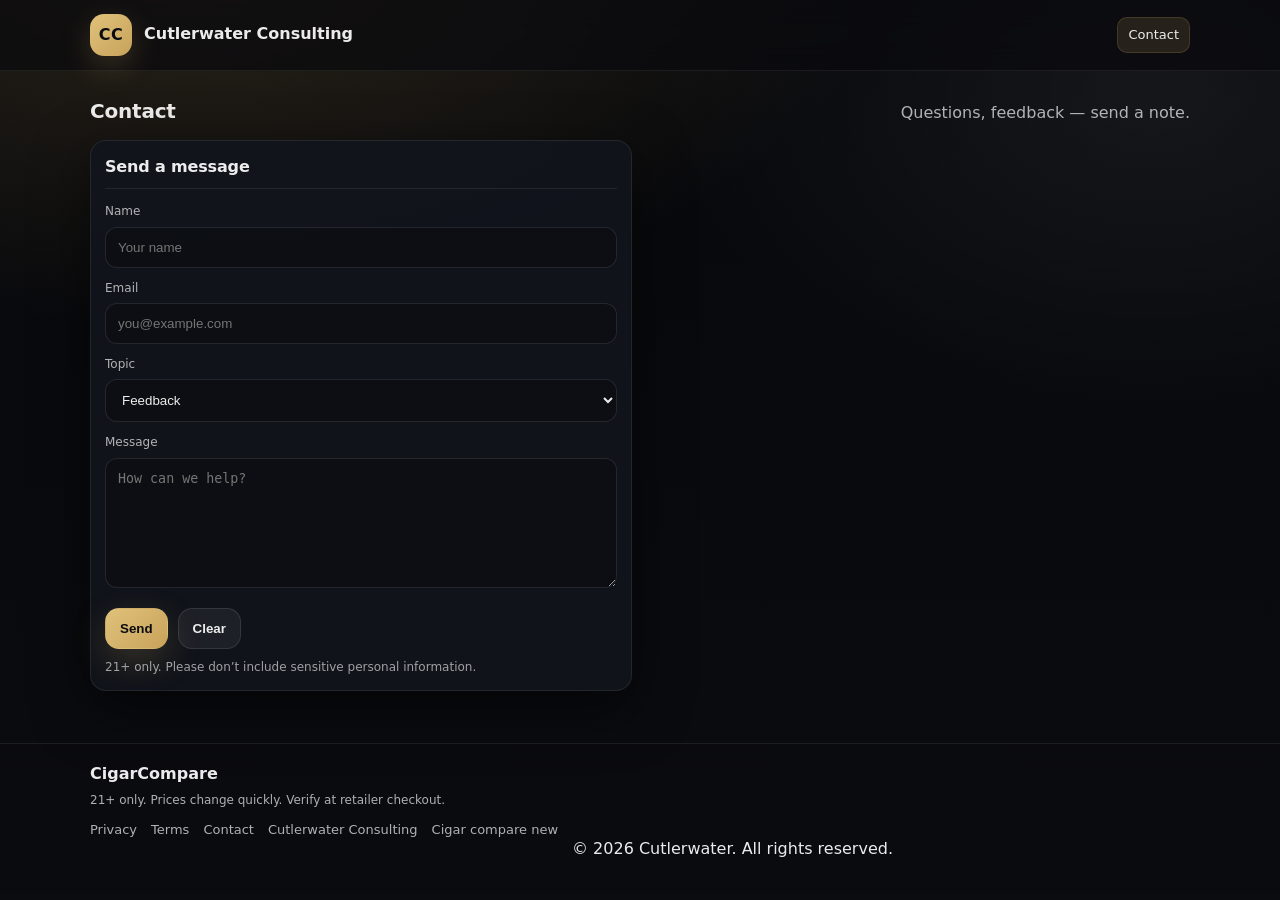
<file: contact.html>
<!DOCTYPE html>
<html lang="en">
<head>
  <meta charset="UTF-8" />
  <meta name="viewport" content="width=device-width, initial-scale=1"/>
  <title>Contact — Cutlerwater Consulting</title>
  <link rel="icon" href="images/EaglesGreatestHits.jpg" type="image/x-icon">
  <link rel="stylesheet" href="mobile.css">
</head>
<body>

<header class="site-header">
  <div class="container header-inner">
    <div class="brand">
      <div class="brand-mark">CC</div>
      <div class="brand-text">
        <div class="brand-name">Cutlerwater Consulting</div>
        <div class="brand-tag"></div>
      </div>
    </div>

    <nav class="nav">
      
      <a href="contact.html" class="nav-link is-active">Contact</a>
    </nav>
  </div>
</header>

<main class="container section">
  <div class="section-head">
    <h2>Contact</h2>
    <p class="section-sub">Questions, feedback — send a note.</p>
  </div>

  <section class="grid-2">
    <!-- Left: Form -->
    <div class="card">
      <div class="card-head">
        <h2>Send a message</h2>
      </div>

      <form action="#" method="post" class="contact-form" style="margin-top:14px;">
        <div class="field" style="margin-bottom:12px;">
          <label for="name">Name</label>
          <input id="name" name="name" type="text" placeholder="Your name" autocomplete="name" required>
        </div>

        <div class="field" style="margin-bottom:12px;">
          <label for="email">Email</label>
          <input id="email" name="email" type="email" placeholder="you@example.com" autocomplete="email" required>
        </div>

        <div class="field" style="margin-bottom:12px;">
          <label for="topic">Topic</label>
          <select id="topic" name="topic">
            <option value="feedback">Feedback</option>
            <option value="bug">Report a bug</option>
            <option value="press">Press / media</option>
            <option value="other">Other</option>
          </select>
        </div>

        <div class="field" style="margin-bottom:14px;">
          <label for="message">Message</label>
          <textarea id="message" name="message" rows="6" placeholder="How can we help?" required></textarea>
          <!-- If you want a multi-line field, swap the input above for this textarea:
          <textarea id="message" name="message" rows="6" placeholder="How can we help?" required></textarea>
          -->
        </div>

        <div style="display:flex; gap:10px; flex-wrap:wrap;">
          <button class="btn btn-primary" type="submit">Send</button>
          <button class="btn btn-ghost" type="reset">Clear</button>
        </div>

        <div class="micro" style="margin-top:10px;">
          21+ only. Please don’t include sensitive personal information.
        </div>
      </form>
    </div>

    <!-- Right: Info / Partnerships -->
     </section>
     </main>
    
<footer class="site-footer">
  <div class="container footer-inner">
    <div class="footer-left">
      <div class="footer-brand">CigarCompare</div>
      <div class="footer-note">21+ only. Prices change quickly. Verify at retailer checkout.</div>
    </div>
    <div class="footer-right">
      <a href="privacy.html">Privacy</a>
      <a href="terms.html">Terms</a>
      <a href="contact.html">Contact</a>
      <a href="https://cutlerwaterconsulting.netlify.app/">Cutlerwater Consulting</a>
      <a href="https://cigar-compare.netlify.app/">Cigar compare new</a>
      <p>&copy; 2026 Cutlerwater. All rights reserved.</p>
    </div>
  </div>
</footer>

</body>
</html>
</file>
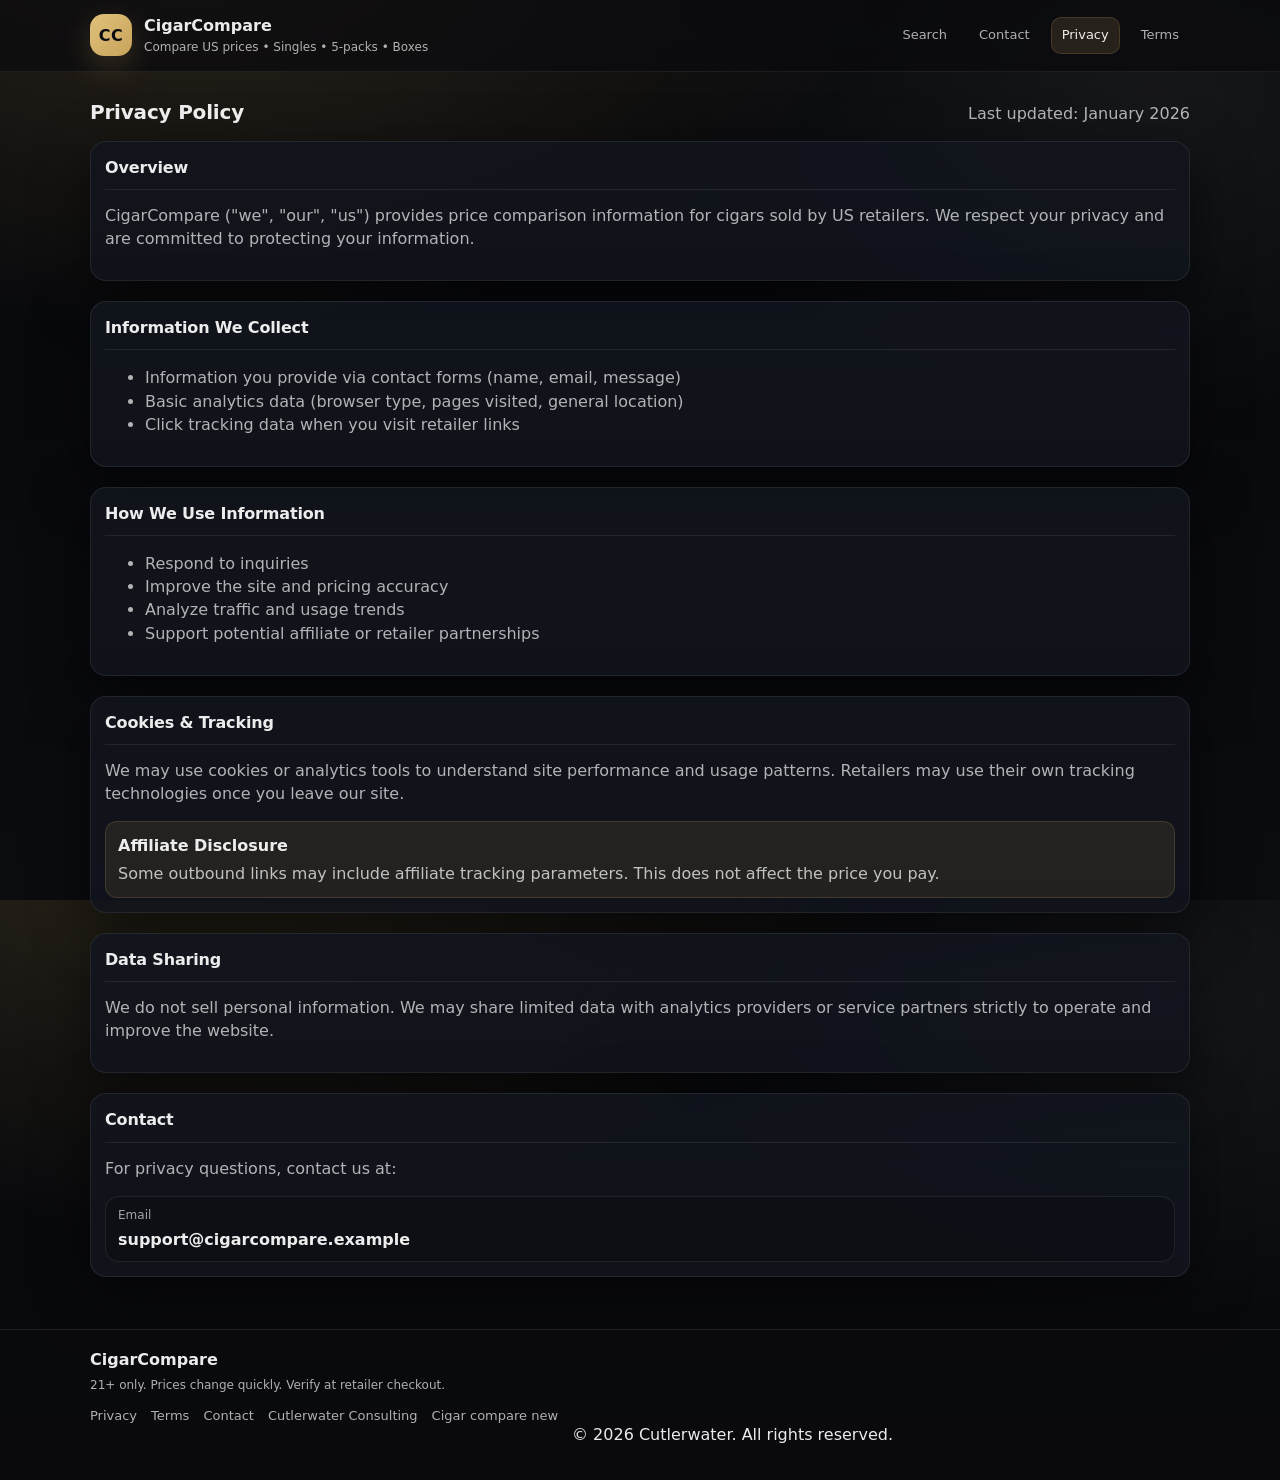
<file: privacy.html>
<!DOCTYPE html>
<html lang="en">
<head>
  <meta charset="UTF-8" />
  <meta name="viewport" content="width=device-width, initial-scale=1"/>
  <title>Privacy Policy — CigarCompare</title>
  <link rel="icon" href="images/BostonDebut.jpg" type="image/x-icon">
  <link rel="stylesheet" href="mobile.css">
</head>
<body>

<header class="site-header">
  <div class="container header-inner">
    <div class="brand">
      <div class="brand-mark">CC</div>
      <div class="brand-text">
        <div class="brand-name">CigarCompare</div>
        <div class="brand-tag">Compare US prices • Singles • 5-packs • Boxes</div>
      </div>
    </div>

    <nav class="nav">
      <a href="index.html" class="nav-link">Search</a>
      <a href="contact.html" class="nav-link">Contact</a>
      <a href="privacy.html" class="nav-link is-active">Privacy</a>
      <a href="terms.html" class="nav-link">Terms</a>
    </nav>
  </div>
</header>

<main class="container section">
  <div class="section-head">
    <h2>Privacy Policy</h2>
    <p class="section-sub">Last updated: January 2026</p>
  </div>

  <section class="card" style="margin-bottom:20px;">
    <div class="card-head"><h2>Overview</h2></div>
    <p class="muted" style="margin-top:14px;">
      CigarCompare ("we", "our", "us") provides price comparison information for cigars sold by US retailers.
      We respect your privacy and are committed to protecting your information.
    </p>
  </section>

  <section class="card" style="margin-bottom:20px;">
    <div class="card-head"><h2>Information We Collect</h2></div>
    <div style="margin-top:14px;">
      <ul class="muted">
        <li>Information you provide via contact forms (name, email, message)</li>
        <li>Basic analytics data (browser type, pages visited, general location)</li>
        <li>Click tracking data when you visit retailer links</li>
      </ul>
    </div>
  </section>

  <section class="card" style="margin-bottom:20px;">
    <div class="card-head"><h2>How We Use Information</h2></div>
    <div style="margin-top:14px;">
      <ul class="muted">
        <li>Respond to inquiries</li>
        <li>Improve the site and pricing accuracy</li>
        <li>Analyze traffic and usage trends</li>
        <li>Support potential affiliate or retailer partnerships</li>
      </ul>
    </div>
  </section>

  <section class="card" style="margin-bottom:20px;">
    <div class="card-head"><h2>Cookies & Tracking</h2></div>
    <p class="muted" style="margin-top:14px;">
      We may use cookies or analytics tools to understand site performance and usage patterns.
      Retailers may use their own tracking technologies once you leave our site.
    </p>

    <div class="callout">
      <div class="callout-title">Affiliate Disclosure</div>
      <div class="callout-text">
        Some outbound links may include affiliate tracking parameters.
        This does not affect the price you pay.
      </div>
    </div>
  </section>

  <section class="card" style="margin-bottom:20px;">
    <div class="card-head"><h2>Data Sharing</h2></div>
    <p class="muted" style="margin-top:14px;">
      We do not sell personal information. We may share limited data with analytics providers or service partners
      strictly to operate and improve the website.
    </p>
  </section>

  <section class="card">
    <div class="card-head"><h2>Contact</h2></div>
    <p class="muted" style="margin-top:14px;">
      For privacy questions, contact us at:
    </p>

    <dl class="specs" style="grid-template-columns:1fr; margin-top:10px;">
      <div>
        <dt>Email</dt>
        <dd>support@cigarcompare.example</dd>
      </div>
    </dl>
  </section>
</main>

<footer class="site-footer">
  <div class="container footer-inner">
    <div class="footer-left">
      <div class="footer-brand">CigarCompare</div>
      <div class="footer-note">21+ only. Prices change quickly. Verify at retailer checkout.</div>
    </div>
    <div class="footer-right">
      <a href="privacy.html">Privacy</a>
      <a href="terms.html">Terms</a>
      <a href="contact.html">Contact</a>
      <a href="https://cutlerwaterconsulting.netlify.app/">Cutlerwater Consulting</a>
      <a href="https://cigar-compare.netlify.app/">Cigar compare new</a>
      <p>&copy; 2026 Cutlerwater. All rights reserved.</p>
    </div>
  </div>
</footer>

</body>
</html>
</file>
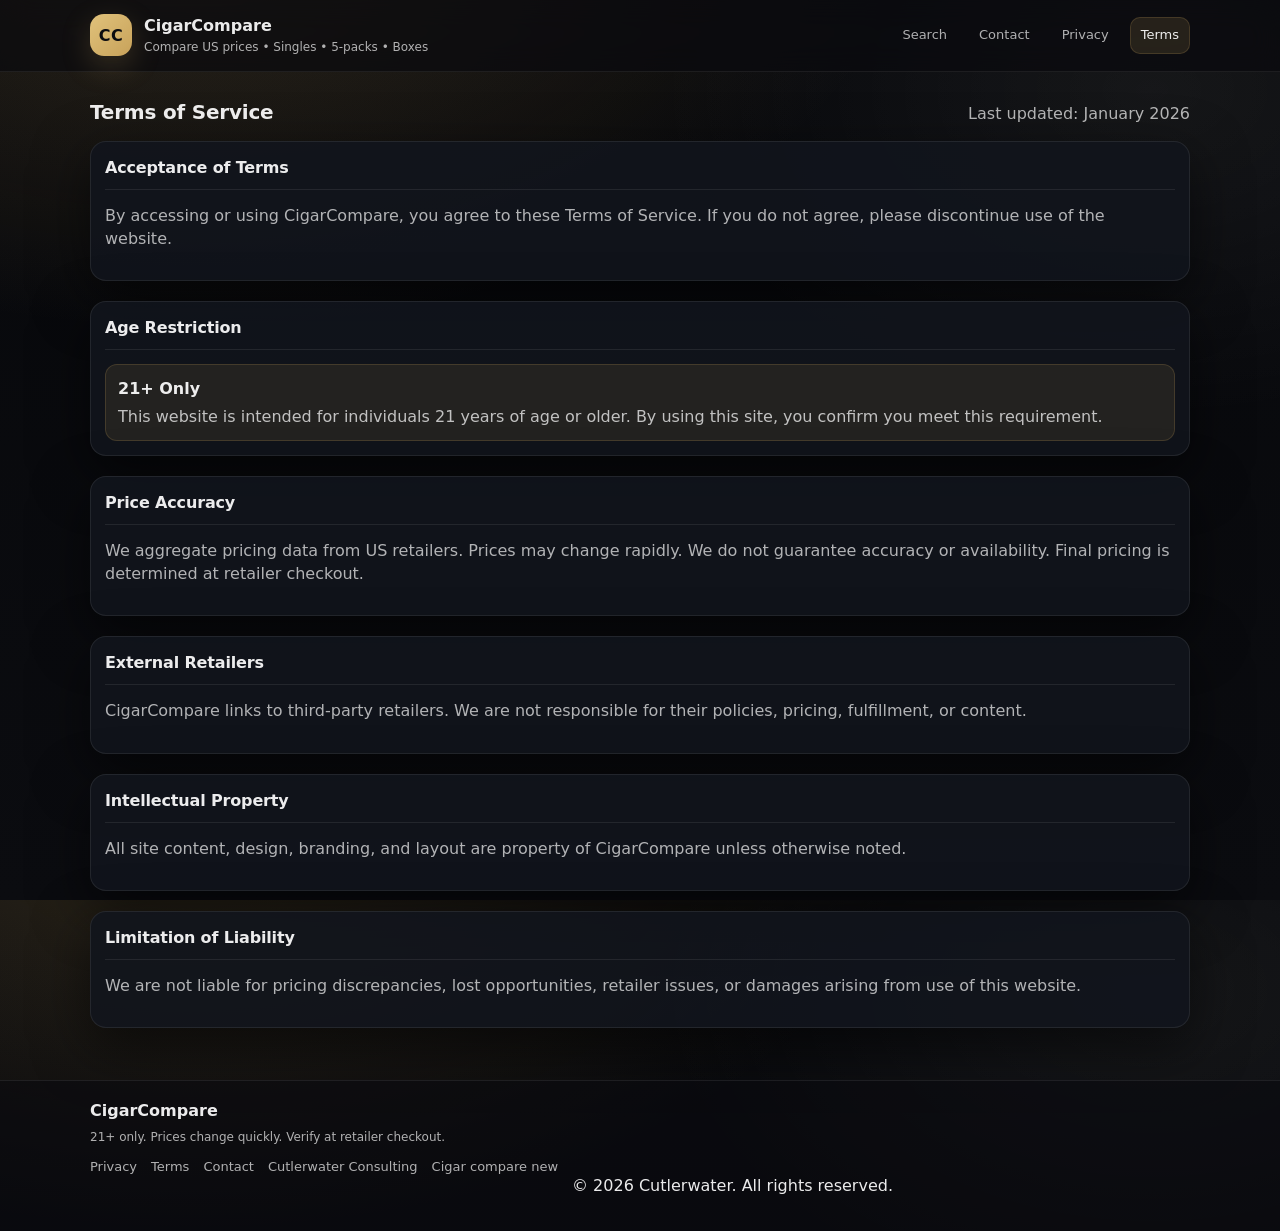
<file: terms.html>
<!DOCTYPE html>
<html lang="en">
<head>
  <meta charset="UTF-8" />
  <meta name="viewport" content="width=device-width, initial-scale=1"/>
  <title>Terms of Service — CigarCompare</title>
  <link rel="icon" href="images/AbbeyRd.jpg" type="image/x-icon">
  <link rel="stylesheet" href="mobile.css">
</head>
<body>

<header class="site-header">
  <div class="container header-inner">
    <div class="brand">
      <div class="brand-mark">CC</div>
      <div class="brand-text">
        <div class="brand-name">CigarCompare</div>
        <div class="brand-tag">Compare US prices • Singles • 5-packs • Boxes</div>
      </div>
    </div>

    <nav class="nav">
      <a href="index.html" class="nav-link">Search</a>
      <a href="contact.html" class="nav-link">Contact</a>
      <a href="privacy.html" class="nav-link">Privacy</a>
      <a href="terms.html" class="nav-link is-active">Terms</a>
    </nav>
  </div>
</header>

<main class="container section">
  <div class="section-head">
    <h2>Terms of Service</h2>
    <p class="section-sub">Last updated: January 2026</p>
  </div>

  <section class="card" style="margin-bottom:20px;">
    <div class="card-head"><h2>Acceptance of Terms</h2></div>
    <p class="muted" style="margin-top:14px;">
      By accessing or using CigarCompare, you agree to these Terms of Service.
      If you do not agree, please discontinue use of the website.
    </p>
  </section>

  <section class="card" style="margin-bottom:20px;">
    <div class="card-head"><h2>Age Restriction</h2></div>
    <div class="callout" style="margin-top:14px;">
      <div class="callout-title">21+ Only</div>
      <div class="callout-text">
        This website is intended for individuals 21 years of age or older.
        By using this site, you confirm you meet this requirement.
      </div>
    </div>
  </section>

  <section class="card" style="margin-bottom:20px;">
    <div class="card-head"><h2>Price Accuracy</h2></div>
    <p class="muted" style="margin-top:14px;">
      We aggregate pricing data from US retailers. Prices may change rapidly.
      We do not guarantee accuracy or availability. Final pricing is determined at retailer checkout.
    </p>
  </section>

  <section class="card" style="margin-bottom:20px;">
    <div class="card-head"><h2>External Retailers</h2></div>
    <p class="muted" style="margin-top:14px;">
      CigarCompare links to third-party retailers.
      We are not responsible for their policies, pricing, fulfillment, or content.
    </p>
  </section>

  <section class="card" style="margin-bottom:20px;">
    <div class="card-head"><h2>Intellectual Property</h2></div>
    <p class="muted" style="margin-top:14px;">
      All site content, design, branding, and layout are property of CigarCompare
      unless otherwise noted.
    </p>
  </section>

  <section class="card">
    <div class="card-head"><h2>Limitation of Liability</h2></div>
    <p class="muted" style="margin-top:14px;">
      We are not liable for pricing discrepancies, lost opportunities, retailer issues,
      or damages arising from use of this website.
    </p>
  </section>
</main>

<footer class="site-footer">
  <div class="container footer-inner">
    <div class="footer-left">
      <div class="footer-brand">CigarCompare</div>
      <div class="footer-note">21+ only. Prices change quickly. Verify at retailer checkout.</div>
    </div>
    <div class="footer-right">
      <a href="privacy.html">Privacy</a>
      <a href="terms.html">Terms</a>
      <a href="contact.html">Contact</a>
      <a href="https://cutlerwaterconsulting.netlify.app/">Cutlerwater Consulting</a>
      <a href="https://cigar-compare.netlify.app/">Cigar compare new</a>
      <p>&copy; 2026 Cutlerwater. All rights reserved.</p>
    </div>
  </div>
</footer>

</body>
</html>
</file>
<file: mobile.css>
/* ---------- Base / Theme (Mobile-first) ---------- */
:root{
  --bg: #0b0c10;
  --panel: #101218;
  --panel-2: #0f1117;
  --card: rgba(18, 21, 29, 0.88);
  --card-border: rgba(255, 255, 255, 0.08);

  --text: rgba(255, 255, 255, 0.92);
  --muted: rgba(255, 255, 255, 0.68);
  --soft: rgba(255, 255, 255, 0.12);

  --gold: #c8a25a;
  --gold-2: #e0c27b;
  --good: #3bd67f;
  --bad: #ff6b6b;

  --radius: 16px;
  --radius-sm: 12px;
  --shadow: 0 18px 55px rgba(0,0,0,0.55);
}

*{ box-sizing:border-box; }
html,body{ height:100%; }
body{
  margin:0;
  color:var(--text);
  background:
    radial-gradient(1200px 700px at 15% -10%, rgba(200,162,90,0.20), transparent 60%),
    radial-gradient(900px 600px at 90% 10%, rgba(255,255,255,0.06), transparent 55%),
    linear-gradient(180deg, #07080b, var(--bg));
  font-family: ui-sans-serif, system-ui, -apple-system, Segoe UI, Roboto, Arial, sans-serif;
  line-height:1.45;
}

a{ color:inherit; text-decoration:none; }
a:hover{ color:var(--gold-2); }

.container{
  width: min(1100px, 92%);
  margin: 0 auto;
}

/* Mobile-first spacing */
.section{ padding: 26px 0; }
.section-tight{ padding: 18px 0; }

.muted{ color: var(--muted); }
.mono{ font-variant-numeric: tabular-nums; }
.gold{ color: var(--gold-2); }

/* ---------- Header (Mobile-first) ---------- */
.site-header{
  position: sticky;
  top:0;
  z-index:50;
  background: rgba(10, 11, 15, 0.72);
  backdrop-filter: blur(14px);
  border-bottom: 1px solid rgba(255,255,255,0.07);
}

.header-inner{
  display:flex;
  flex-direction: column;          /* mobile */
  align-items:flex-start;
  gap: 10px;
  padding: 12px 0;
}

.brand{
  display:flex;
  gap:12px;
  align-items:center;
}

.brand-mark{
  width:42px; height:42px;
  border-radius: 14px;
  display:grid; place-items:center;
  font-weight:800;
  letter-spacing:0.5px;
  color:#0b0c10;
  background: linear-gradient(135deg, var(--gold-2), var(--gold));
  box-shadow: 0 10px 30px rgba(200,162,90,0.22);
}

.brand-name{ font-weight:800; }
.brand-tag{ font-size:12px; color: var(--muted); margin-top:2px; }

/* Mobile nav becomes a wrapping pill row */
.nav{
  display:flex;
  flex-wrap: wrap;
  gap: 10px;
  width: 100%;
}
.nav-link{
  font-size: 13px;
  color: var(--muted);
  padding: 8px 10px;
  border-radius: 999px;
  background: rgba(255,255,255,0.04);
  border: 1px solid rgba(255,255,255,0.08);
}
.nav-link:hover{ background: rgba(255,255,255,0.07); color: var(--text); }
.nav-link.is-active{
  color: var(--text);
  background: rgba(200,162,90,0.14);
  border-color: rgba(200,162,90,0.20);
}

/* ---------- Typography ---------- */
h1{
  margin:0 0 10px;
  font-size: clamp(26px, 5.5vw, 44px);
  letter-spacing: -0.02em;
}
h2, h3{ letter-spacing: -0.01em; }

/* ---------- Forms / Inputs ---------- */
.field{ width:100%; }
label{
  display:block;
  font-size:12px;
  color: var(--muted);
  margin-bottom: 6px;
}

input, select, textarea{
  width:100%;
  padding: 12px 12px;
  border-radius: 12px;
  border: 1px solid rgba(255,255,255,0.10);
  background: rgba(10, 11, 15, 0.55);
  color: var(--text);
  outline: none;
}

textarea{
  resize: vertical;
  min-height: 130px;
}

input:focus, select:focus, textarea:focus{
  border-color: rgba(200,162,90,0.55);
  box-shadow: 0 0 0 4px rgba(200,162,90,0.12);
}

/* ---------- Buttons (Touch-friendly) ---------- */
.btn{
  border: 1px solid transparent;
  border-radius: 14px;
  padding: 12px 14px;
  font-weight: 800;
  cursor: pointer;
  transition: transform .08s ease, background .15s ease, border-color .15s ease, opacity .15s ease;
  user-select:none;
}
.btn:active{ transform: translateY(1px); }

.btn-primary{
  background: linear-gradient(135deg, var(--gold-2), var(--gold));
  color: #0b0c10;
  box-shadow: 0 12px 34px rgba(200,162,90,0.22);
}
.btn-primary:hover{ filter: brightness(1.03); }

.btn-ghost{
  background: rgba(255,255,255,0.06);
  color: var(--text);
  border-color: rgba(255,255,255,0.10);
}
.btn-ghost:hover{
  border-color: rgba(200,162,90,0.35);
  background: rgba(200,162,90,0.10);
}
.btn[disabled]{
  opacity:0.55;
  cursor:not-allowed;
  filter: grayscale(0.25);
}

.btn-full{ width:100%; }

/* ---------- Card + Glow ---------- */
.card{
  border-radius: var(--radius);
  background: var(--card);
  border: 1px solid var(--card-border);
  box-shadow: var(--shadow);
  padding: 14px;
}

.glow{
  position:absolute;
  inset:auto -40px -60px auto;
  width:220px;
  height:220px;
  background: radial-gradient(circle at 30% 30%, rgba(200,162,90,0.30), transparent 60%);
  filter: blur(8px);
}

/* ---------- Section Head ---------- */
.section-head{
  display:flex;
  flex-direction: column;          /* mobile */
  gap: 6px;
  margin-bottom: 14px;
}
.section-head h2{ margin:0; font-size: 20px; }
.section-sub{ margin:0; color: var(--muted); }

/* ---------- Hero (if you use it on index) ---------- */
.hero{ padding: 28px 0 18px; }

.hero-inner{
  display:grid;
  grid-template-columns: 1fr;      /* mobile */
  gap: 16px;
  align-items: start;
}

.subhead{
  margin:0 0 14px;
  color: var(--muted);
  max-width: 60ch;
}

.search-panel{
  border-radius: var(--radius);
  background: linear-gradient(180deg, rgba(255,255,255,0.06), rgba(255,255,255,0.03));
  border: 1px solid rgba(255,255,255,0.08);
  box-shadow: var(--shadow);
  padding: 14px;
}

.search-row{
  display:flex;
  flex-direction: column;          /* mobile */
  gap: 10px;
  align-items: stretch;
}

.filter-row{
  display:grid;
  grid-template-columns: 1fr;      /* mobile */
  gap: 10px;
  margin-top: 10px;
}

.micro{
  margin-top: 10px;
  font-size: 12px;
  color: rgba(255,255,255,0.60);
}

/* ---------- Detail Page ---------- */
.detail-head{
  display:grid;
  grid-template-columns: 1fr;      /* mobile */
  gap: 16px;
  align-items:start;
}

.introlines {
    font-size: 14px;
    font-family: 'Courier New', Courier, monospace;
    color: yellowgreen;
}
table {
	color: burlywood;
	margin-left: 150px;

}

table th {
    color: red;
    font-size: larger;
    font-family:Georgia, 'Times New Roman', Times, serif;
}
table td {
    margin-left: 225px;
}

.crumbs{
  color: rgba(255,255,255,0.60);
  font-size: 12px;
  margin-bottom: 8px;
}
.crumbs a:hover{ color: var(--gold-2); }
.crumbs span{ margin: 0 6px; opacity: .6; }

.detail-title{ margin:0 0 6px; font-size: 26px; }
.detail-sub{ margin:0 0 10px; color: var(--muted); }

.pills{ display:flex; gap: 8px; flex-wrap: wrap; }
.pill{
  font-size: 12px;
  color: rgba(255,255,255,0.78);
  border: 1px solid rgba(255,255,255,0.10);
  background: rgba(255,255,255,0.05);
  padding: 6px 10px;
  border-radius: 999px;
}

/* Summary card */
.detail-summary .summary-card{
  position: relative;
  overflow:hidden;
}
.summary-kicker{ color: var(--muted); font-size: 12px; }
.summary-price{
  font-size: 34px;
  font-weight: 900;
  color: var(--gold-2);
  margin: 6px 0 2px;
}
.summary-price span{ font-size: 14px; color: var(--muted); font-weight: 800; }
.summary-sub{ color: rgba(255,255,255,0.70); font-size: 12px; margin-bottom: 12px; }

#bestPerStick{
  font-variant-numeric: tabular-nums;
  letter-spacing: -0.02em;
}

/* ---------- Tabs (Wrap on mobile) ---------- */
.tabs{
  display:flex;
  gap: 10px;
  margin: 16px 0 10px;
  flex-wrap: wrap;
}
.tab{
  background: rgba(255,255,255,0.06);
  border: 1px solid rgba(255,255,255,0.10);
  color: var(--text);
  padding: 10px 14px;
  border-radius: 999px;
  cursor:pointer;
  font-weight: 900;
}
.tab.is-active{
  background: rgba(200,162,90,0.16);
  border-color: rgba(200,162,90,0.28);
}

/* ---------- Card head tools (stack on mobile) ---------- */
.card-head{
  display:flex;
  flex-direction: column;          /* mobile */
  align-items:flex-start;
  gap: 10px;
  padding-bottom: 10px;
  border-bottom: 1px solid rgba(255,255,255,0.08);
}
.card-head h2{ margin:0; font-size: 16px; }

.card-tools{
  display:flex;
  align-items:center;
  gap: 10px;
  flex-wrap: wrap;
}
.tool-text{ color: var(--muted); font-size: 12px; }

.select-inline{
  display:flex;
  align-items:center;
  gap: 8px;
}
.select-inline select{
  width: auto;
  padding: 10px 12px;
}

/* ---------- Table (Mobile-friendly scroll) ---------- */
.table-wrap{
  overflow:auto;
  margin-top: 12px;
  -webkit-overflow-scrolling: touch;
  border-radius: 14px;
}
.lux-table{
  width:100%;
  border-collapse: collapse;
  min-width: 720px;               /* allows swipe horizontal on phones */
}

.lux-table th, .lux-table td{
  padding: 12px 10px;
  text-align:left;
  border-bottom: 1px solid rgba(255,255,255,0.07);
  vertical-align: middle;
}
.lux-table thead th{
  color: rgba(255,255,255,0.72);
  font-size: 12px;
  letter-spacing: 0.02em;
  text-transform: uppercase;
}
.lux-table tbody tr:hover{
  background: rgba(255,255,255,0.04);
}
.row-muted{ opacity: 0.60; }

.lux-table td[colspan]{
  padding: 18px 10px;
  color: rgba(255,255,255,0.70);
  text-align: center;
}

/* Retailer cell */
.retailer{
  display:flex;
  gap: 10px;
  align-items:center;
}
.retailer-logo{
  width:34px;
  height:34px;
  border-radius: 12px;
  display:grid;
  place-items:center;
  font-weight: 900;
  color: #0b0c10;
  background: linear-gradient(135deg, rgba(255,255,255,0.25), rgba(200,162,90,0.35));
  border: 1px solid rgba(255,255,255,0.10);
}
.retailer-name{ font-weight: 900; }
.retailer-sub{ font-size: 12px; color: var(--muted); margin-top: 2px; }

/* Status pills */
.status{
  display:inline-flex;
  padding: 6px 10px;
  border-radius: 999px;
  font-size: 12px;
  font-weight: 900;
  border: 1px solid rgba(255,255,255,0.10);
}
.status-good{
  color: #0b0c10;
  background: rgba(59,214,127,0.95);
  border-color: rgba(59,214,127,0.25);
}
.status-bad{
  color: #0b0c10;
  background: rgba(255,107,107,0.95);
  border-color: rgba(255,107,107,0.25);
}

/* ---------- Switch ---------- */
.switch{
  position: relative;
  display:inline-block;
  width: 44px;
  height: 26px;
}
.switch input{ display:none; }
.slider{
  position:absolute; inset:0;
  background: rgba(255,255,255,0.10);
  border: 1px solid rgba(255,255,255,0.12);
  border-radius: 999px;
  cursor:pointer;
  transition: .15s ease;
}
.slider:before{
  content:"";
  position:absolute;
  height:20px; width:20px;
  left:3px; top:2px;
  background: rgba(255,255,255,0.88);
  border-radius: 50%;
  transition: .15s ease;
}
.switch input:checked + .slider{
  background: rgba(200,162,90,0.25);
  border-color: rgba(200,162,90,0.35);
}
.switch input:checked + .slider:before{
  transform: translateX(18px);
  background: linear-gradient(135deg, var(--gold-2), var(--gold));
}

/* ---------- Layout grids ---------- */
/* Mobile-first: one column */
.grid{ display:grid; grid-template-columns: 1fr; gap: 16px; }
.grid-2{ display:grid; grid-template-columns: 1fr; gap: 16px; }

/* ---------- Specs ---------- */
.specs{
  display:grid;
  grid-template-columns: 1fr;      /* mobile */
  gap: 12px;
  margin: 14px 0 0;
}
.specs div{
  border: 1px solid rgba(255,255,255,0.08);
  background: rgba(0,0,0,0.16);
  border-radius: 14px;
  padding: 10px 12px;
}
dt{ color: rgba(255,255,255,0.62); font-size: 12px; }
dd{ margin: 4px 0 0; font-weight: 900; }

/* ---------- Callout ---------- */
.callout{
  margin-top: 14px;
  border-radius: var(--radius-sm);
  border: 1px solid rgba(200,162,90,0.20);
  background: rgba(200,162,90,0.10);
  padding: 12px;
}
.callout-title{ font-weight: 900; margin-bottom: 4px; }
.callout-text{ color: rgba(255,255,255,0.72); }

/* ---------- Footer ---------- */
.site-footer{
  margin-top: 26px;
  border-top: 1px solid rgba(255,255,255,0.08);
  background: rgba(10, 11, 15, 0.62);
}
.footer-inner{
  padding: 18px 0;
  display:flex;
  flex-direction: column;          /* mobile */
  justify-content: space-between;
  gap: 12px;
  flex-wrap: wrap;
}
.footer-brand{ font-weight: 900; }
.footer-note{ color: var(--muted); font-size: 12px; margin-top: 6px; }
.footer-right{ display:flex; gap: 14px; flex-wrap: wrap; }
.footer-right a{ color: var(--muted); font-size: 13px; }
.footer-right a:hover{ color: var(--gold-2); }

/* =========================================================
   BREAKPOINTS (scale up)
   ========================================================= */

/* >= 640px */
@media (min-width: 640px){
  .filter-row{ grid-template-columns: 1fr 1fr; }
  .specs{ grid-template-columns: 1fr 1fr; }
  .section-head{ flex-direction: row; align-items: baseline; justify-content: space-between; }
}

/* >= 900px */
@media (min-width: 900px){
  .header-inner{
    flex-direction: row;
    align-items: center;
    justify-content: space-between;
    gap: 14px;
    padding: 14px 0;
  }

  .nav{
    width: auto;
    background: none;
    border: none;
  }

  .nav-link{
    background: transparent;
    border: 1px solid transparent;
    border-radius: 10px;
    padding: 8px 10px;
  }
  .nav-link:hover{ background: rgba(255,255,255,0.06); }

  .hero-inner{ grid-template-columns: 1.2fr 0.8fr; gap: 22px; }
  .search-row{ flex-direction: row; align-items: end; }
  .filter-row{ grid-template-columns: repeat(4, 1fr); }

  .detail-head{ grid-template-columns: 1.2fr 0.8fr; }
  .card-head{ flex-direction: row; align-items: center; justify-content: space-between; }

  .grid{ grid-template-columns: repeat(3, 1fr); }
  .grid-2{ grid-template-columns: 1fr 1fr; }

  .footer-inner{ flex-direction: row; align-items: flex-start; }
}
</file>
